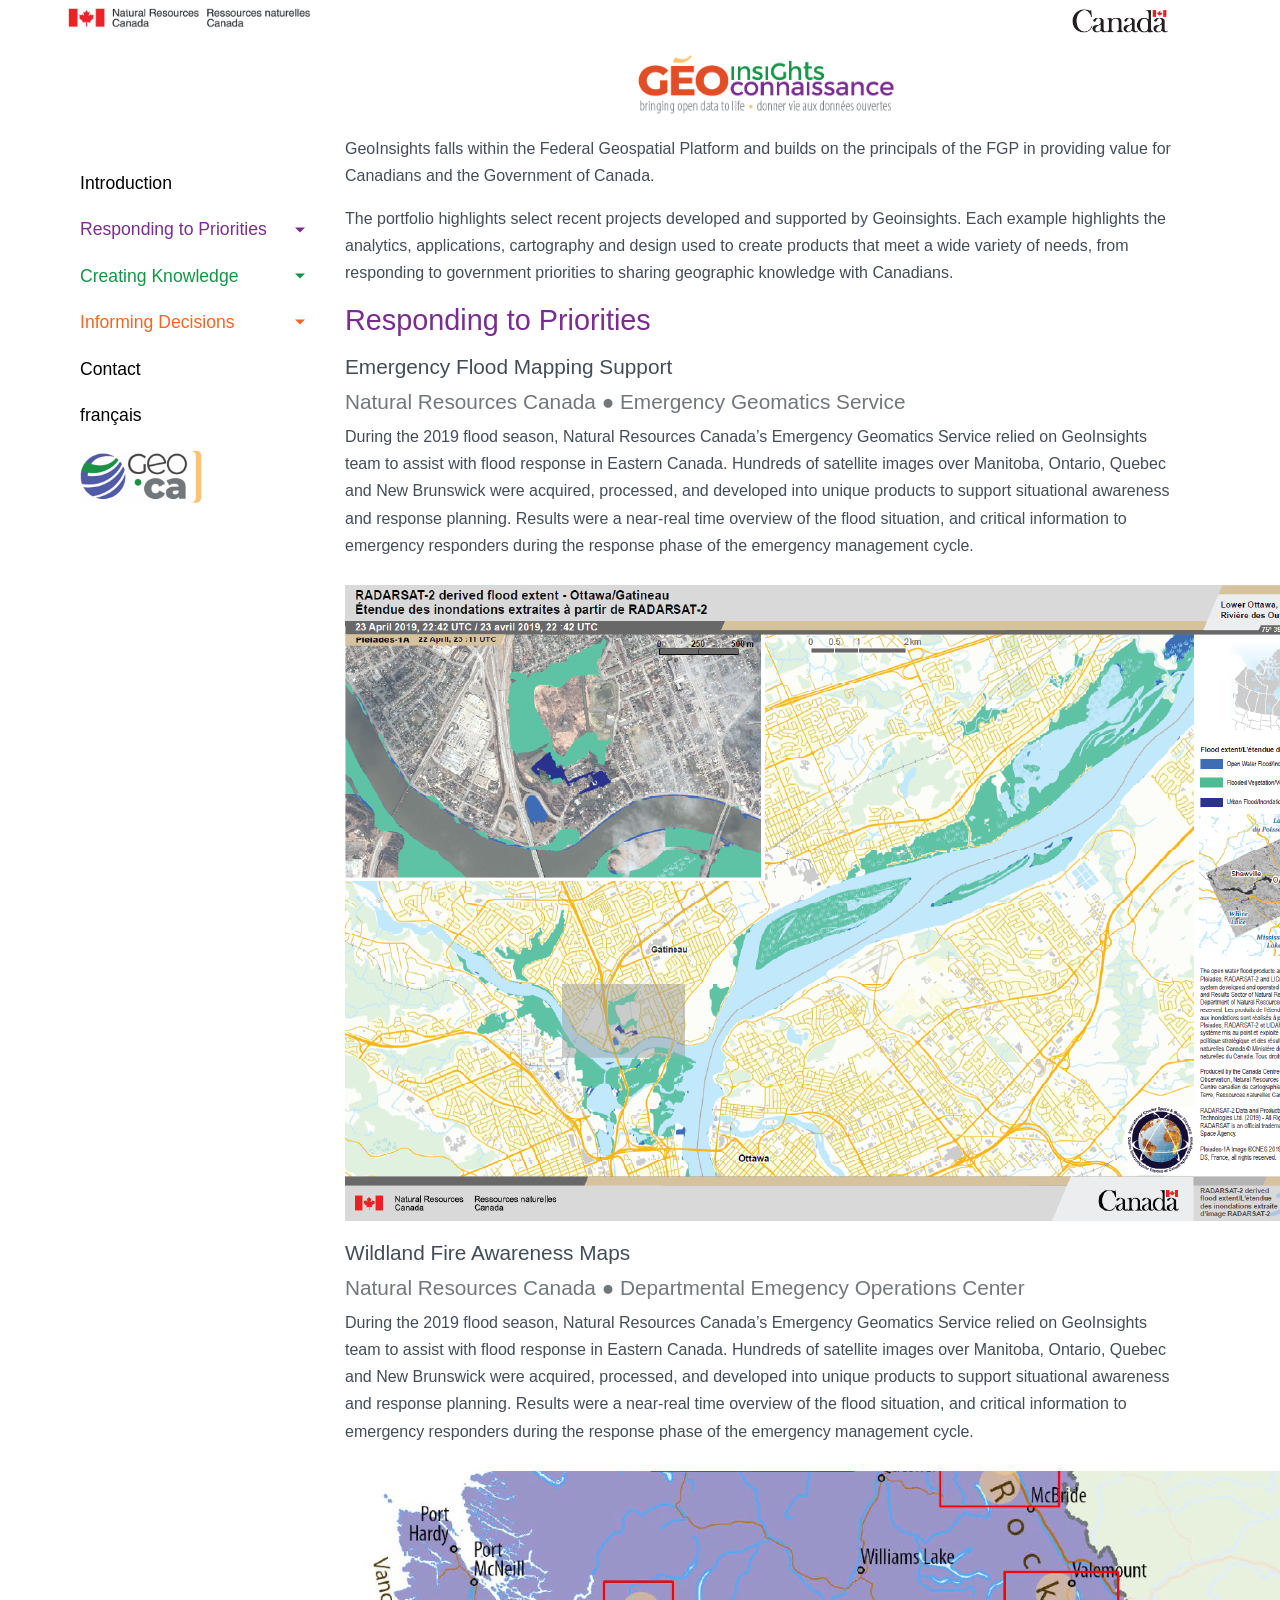
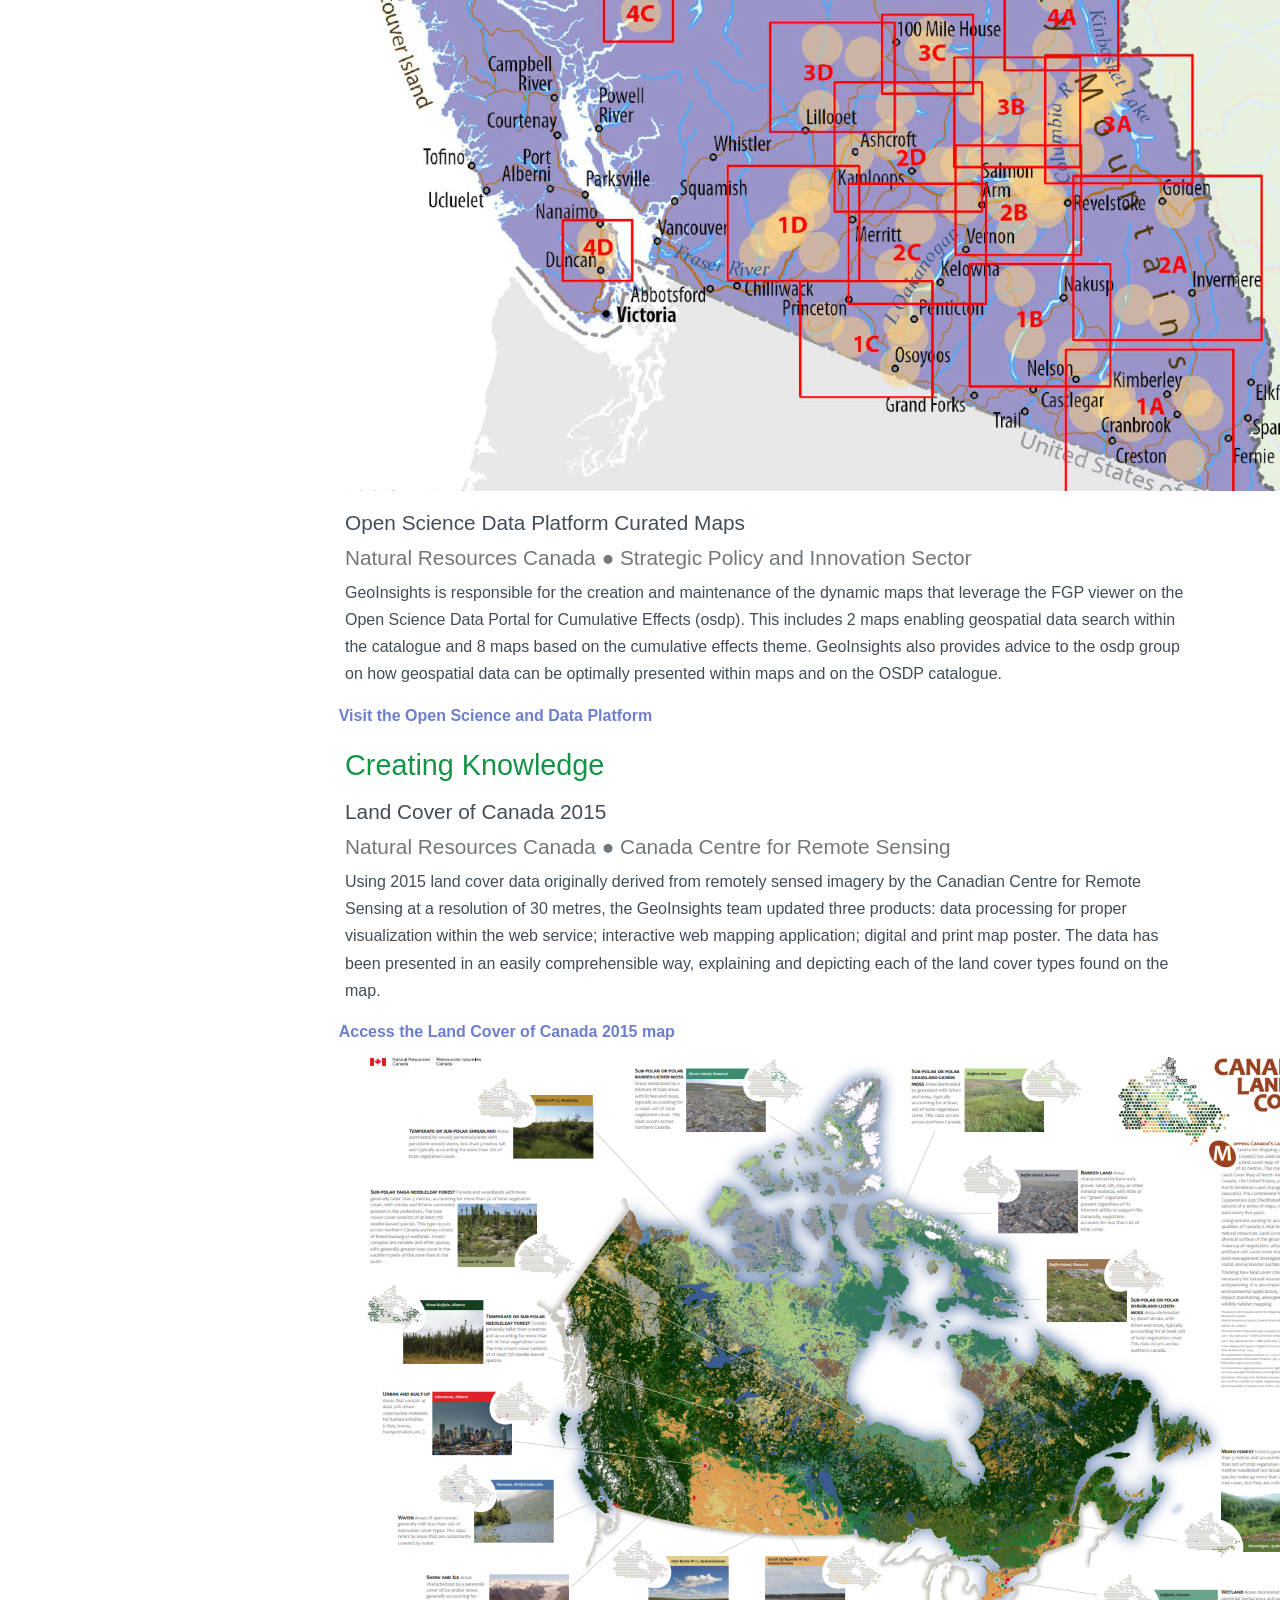
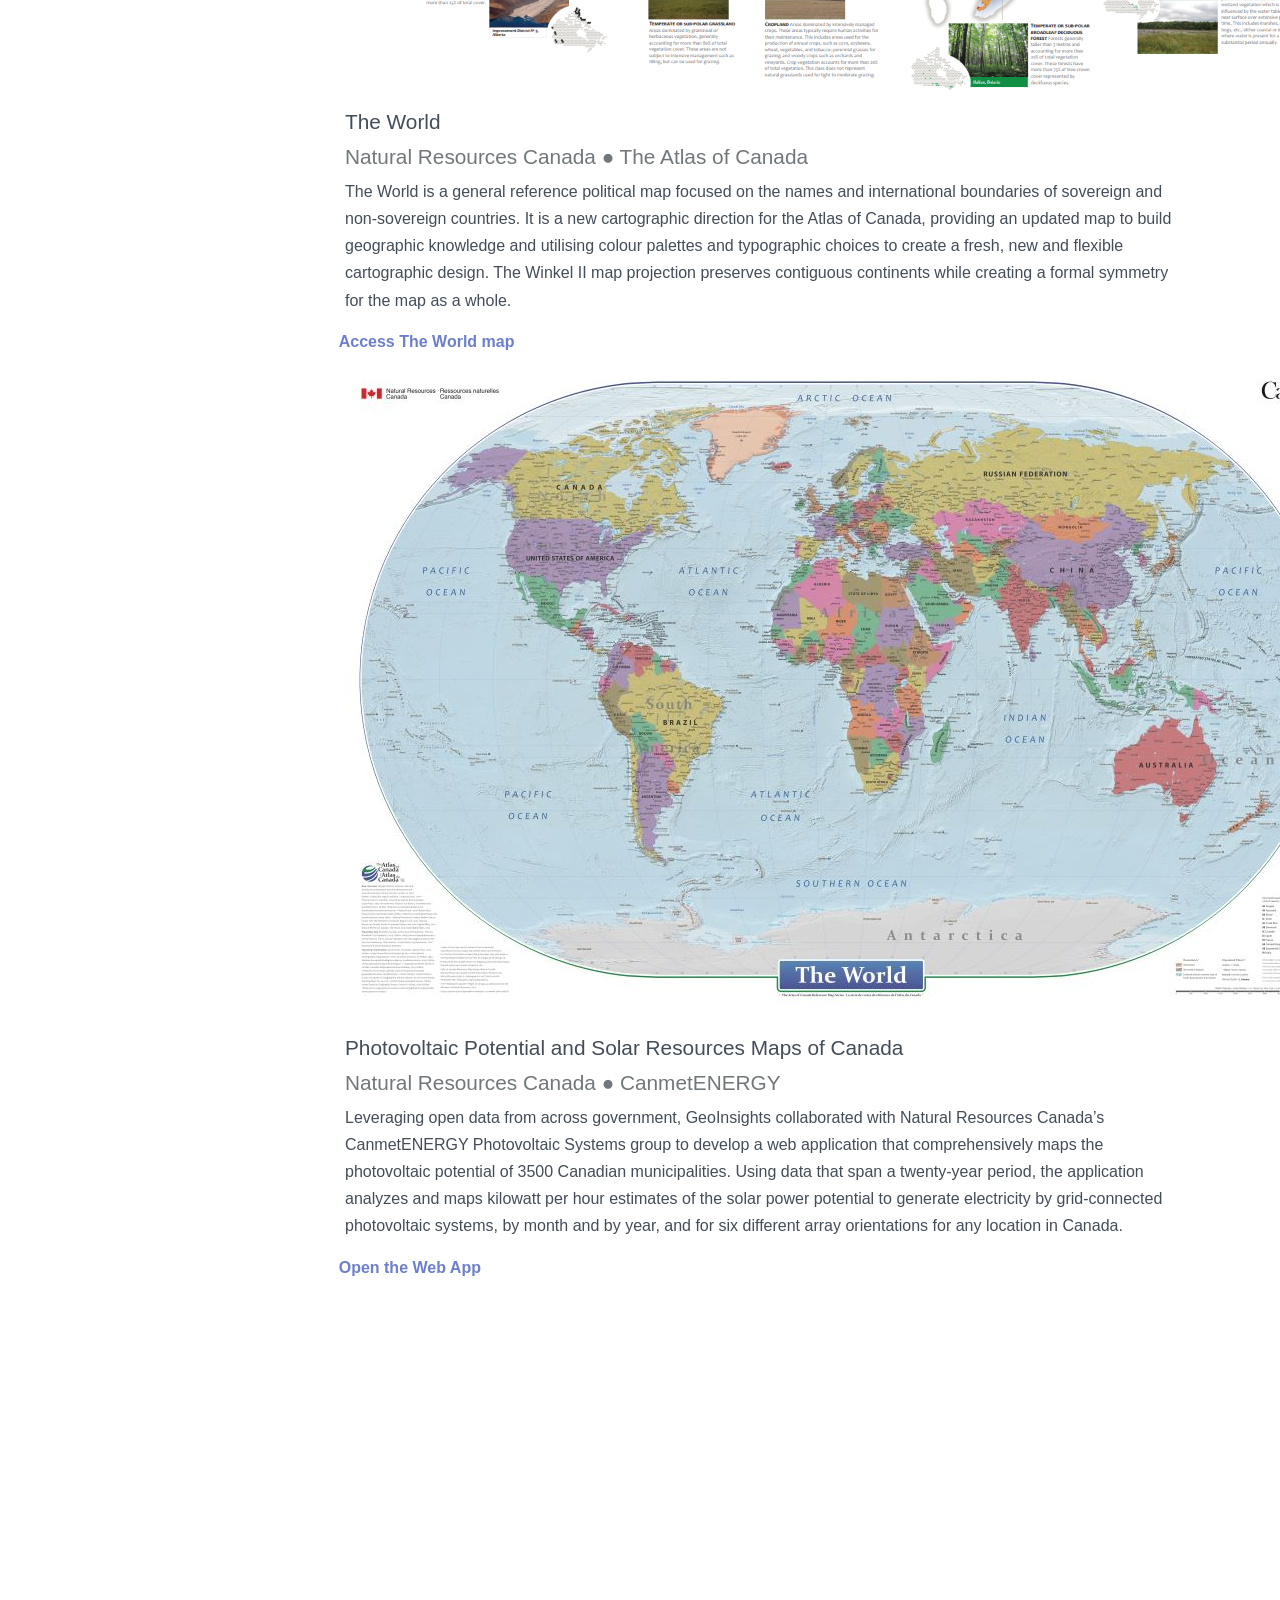
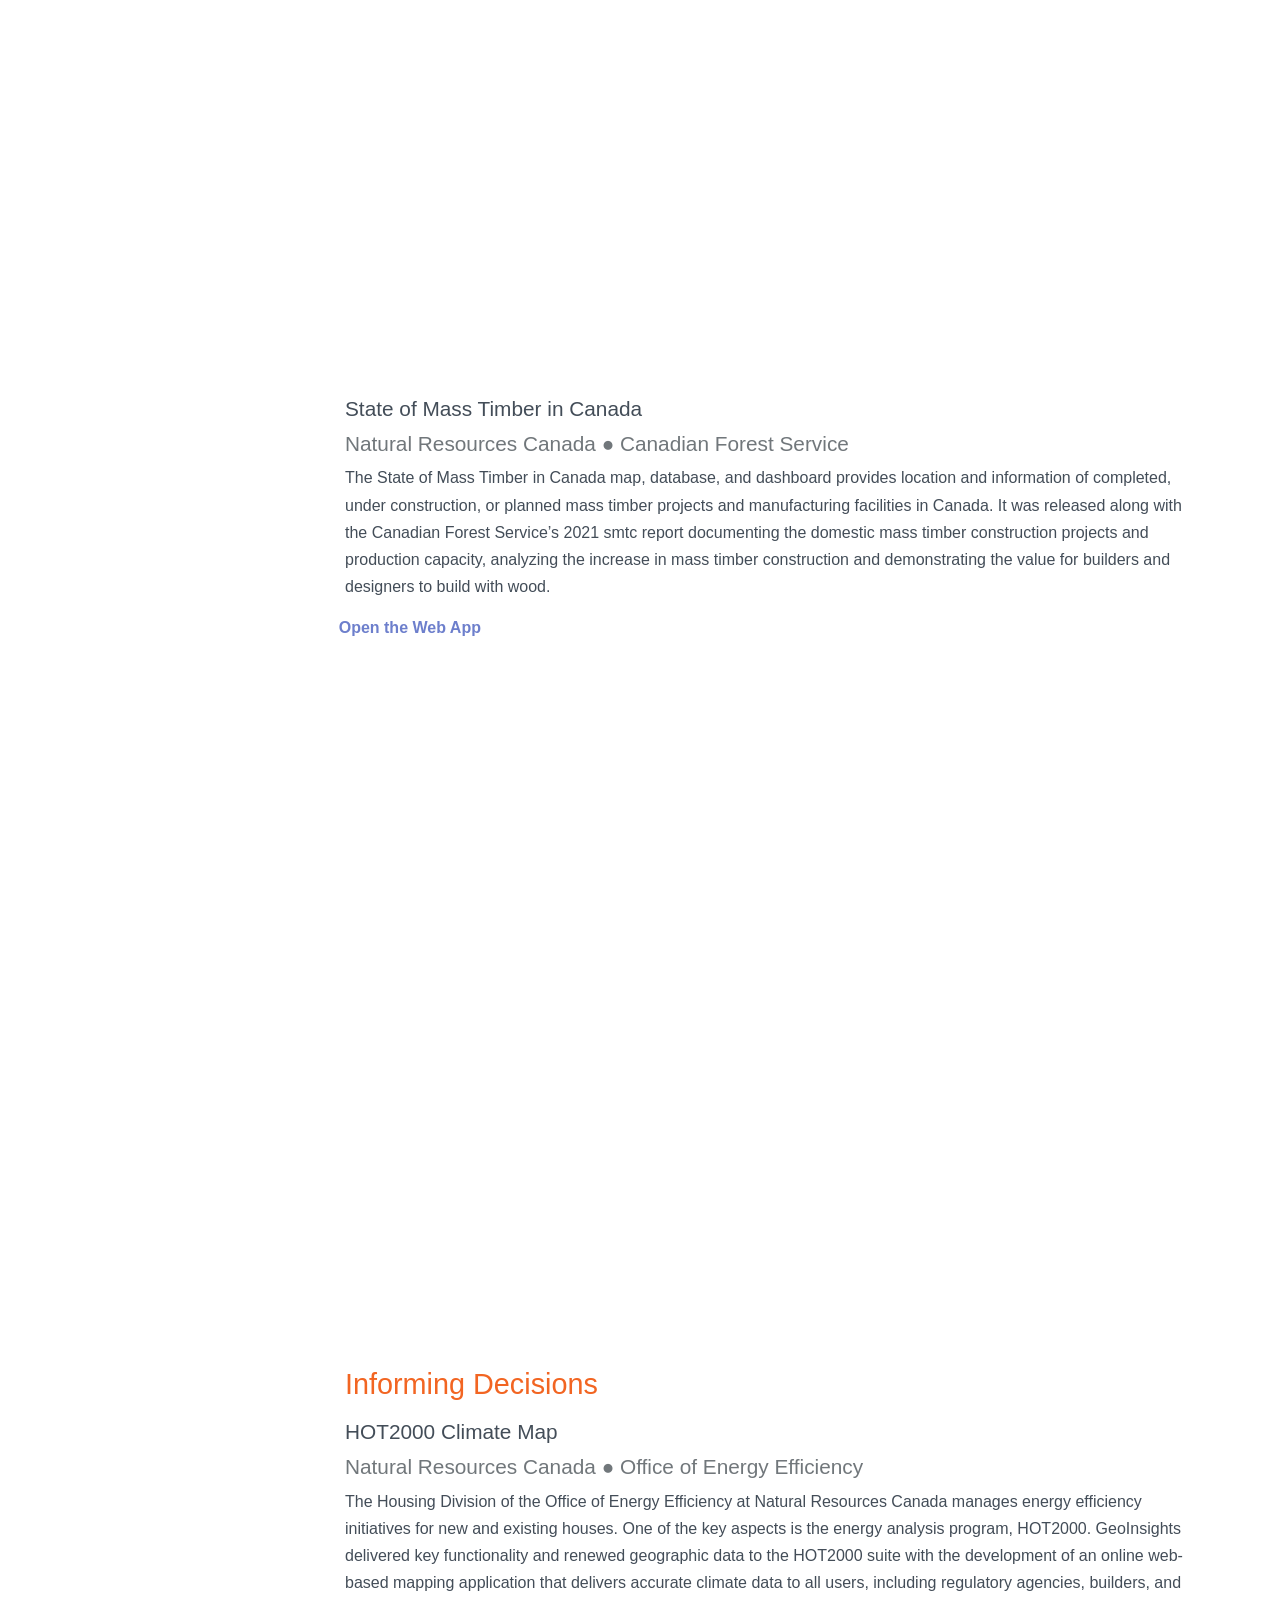
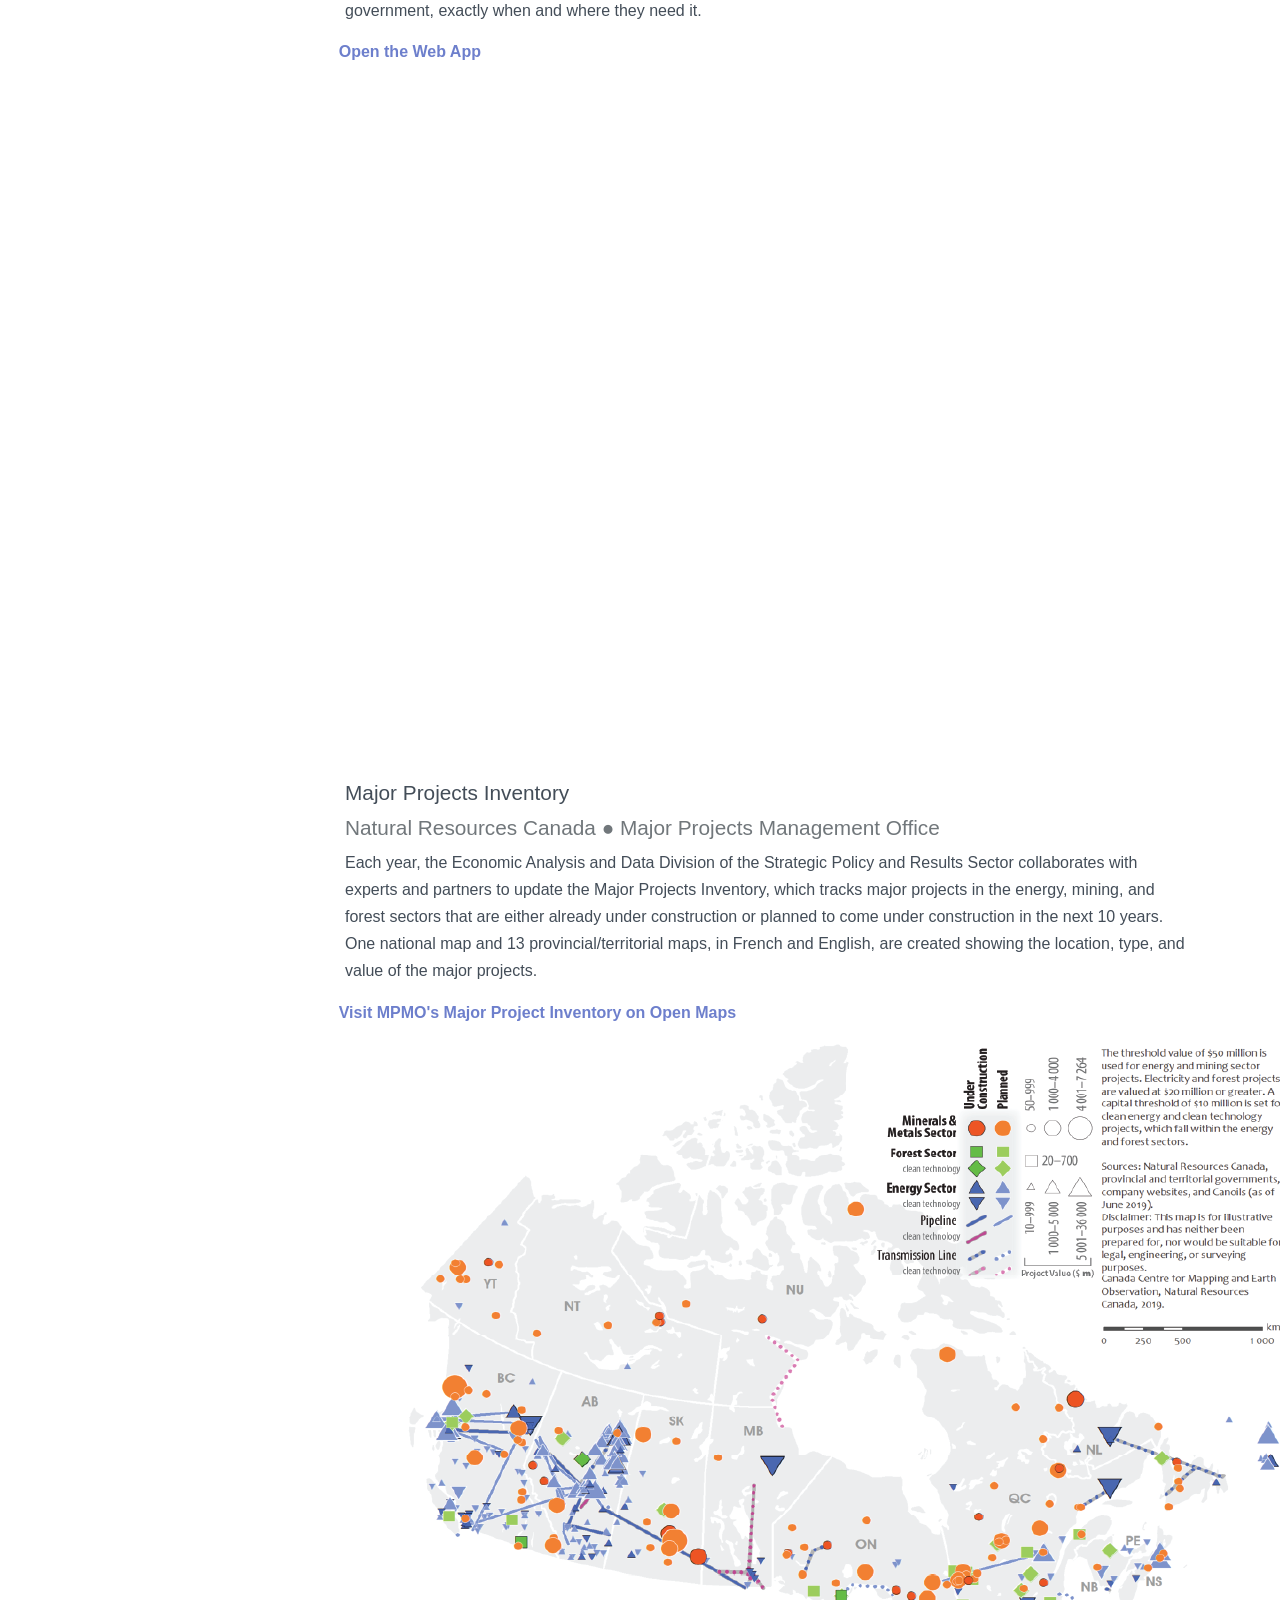
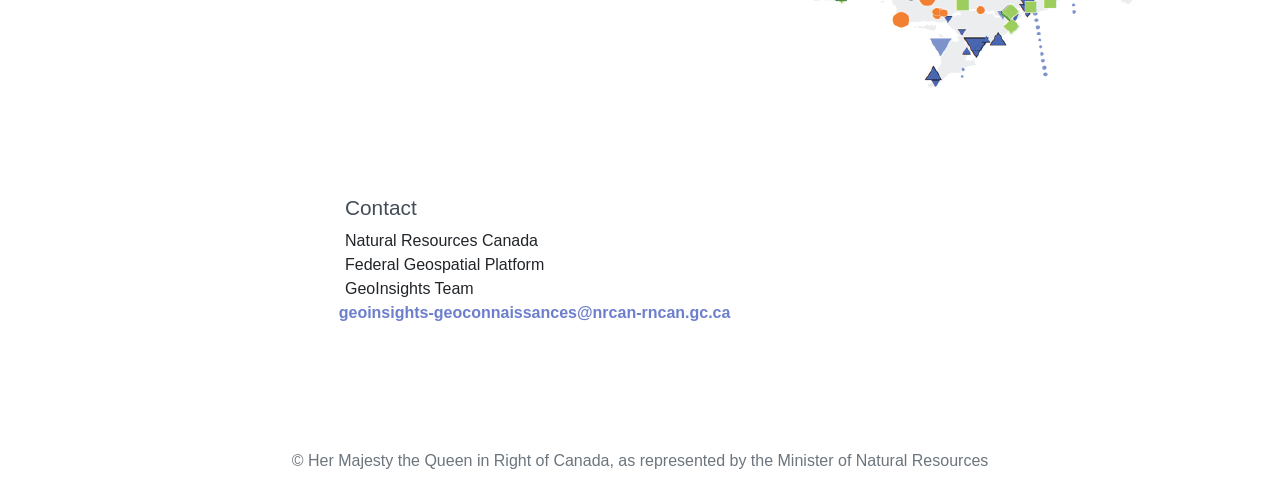
<file: Index.html>
<!DOCTYPE html>
<html>
    <head>
    <meta charset="utf-8">
    <meta name="viewport" content="width=device-width, initial-scale=1.0">
    <meta http-equiv="X-UA-Compatible" content="IE=edge">

    <title>GeoInsights Portfolio</title>
    <!-- Bootstrap CSS CDN -->
    <link rel="stylesheet" href="https://stackpath.bootstrapcdn.com/bootstrap/4.1.0/css/bootstrap.min.css" integrity="sha384-9gVQ4dYFwwWSjIDZnLEWnxCjeSWFphJiwGPXr1jddIhOegiu1FwO5qRGvFXOdJZ4" crossorigin="anonymous">
    <!-- Our Custom CSS -->
    <link rel="stylesheet" href="css/port_style.css">
	<!-- <script> function MyFunction(){ -->
				<!-- document.getElementById("focus").focus(); -->
			<!-- }  -->
	<!-- </script> -->
	 <!-- jQuery CDN - Slim version (=without AJAX) -->
    <script src="https://code.jquery.com/jquery-3.3.1.slim.min.js" integrity="sha384-q8i/X+965DzO0rT7abK41JStQIAqVgRVzpbzo5smXKp4YfRvH+8abtTE1Pi6jizo" crossorigin="anonymous"></script>
 <!-- Popper.JS -->
    <script src="https://cdnjs.cloudflare.com/ajax/libs/popper.js/1.14.0/umd/popper.min.js" integrity="sha384-cs/chFZiN24E4KMATLdqdvsezGxaGsi4hLGOzlXwp5UZB1LY//20VyM2taTB4QvJ" crossorigin="anonymous"></script>
 <!-- Bootstrap JS -->
    <script src="https://stackpath.bootstrapcdn.com/bootstrap/4.1.0/js/bootstrap.min.js" integrity="sha384-uefMccjFJAIv6A+rW+L4AHf99KvxDjWSu1z9VI8SKNVmz4sk7buKt/6v9KI65qnm" crossorigin="anonymous"></script>
	<script src="https://ajax.googleapis.com/ajax/libs/jquery/3.6.0/jquery.min.js"></script>
</head>

<body>

<!-- top bar logos -->
	<nav id="focus" class="navbar navbar-custom">
	  <div class="container-fluid">
		<div class="navbar-header">
			  <img id="nrcanlogo" src="images/nrcan_logo.PNG"  width="15%" height="" alt="Natural Resources Canada logo">
			  <img id="canlogo" src="images/can_logo3.PNG"  width="5%" height="" alt="Government of Canada logo">
		</div>
	  </div>
	</nav>
	
	<div class="wrapper">
<!-- Sidebar -->
        <nav id="sidebar">
			<ul class="list-unstyled components">
				<li class="">
					<a href="#content">Introduction</a>
				</li>
				<li>
					<a  href="#PrioritySubmenu" data-toggle="collapse" aria-expanded="false" class="dropdown-toggle" id="hpriority">Responding to Priorities</a>
					<ul class="collapse list-unstyled" id="PrioritySubmenu">
						<li>
							<a href="#flood">Emergency Flood Mapping Support</a>
						</li>
						<li>
							<a href="#fire">Wildland Fire Awareness Maps</a>
						</li>
						<li>
							<a href="#osdp">Open Science and Data Portal</a>
						</li>
					</ul>
				</li>
				<li>
					<a href="#CreateSubmenu" data-toggle="collapse" aria-expanded="false" class="dropdown-toggle" id="ck">Creating Knowledge</a>
					<ul class="collapse list-unstyled" id="CreateSubmenu">
						<li>
							<a href="#lcc">Land Cover of Canada 2015</a>
						</li>
						<li>
							<a href="#world">The World</a>
						</li>
						<li>
							<a href="#ppsr">Photovoltaic Potential and Solar Resources Maps of Canada</a>
						</li>
						<li>
							<a href="#smtc">State of Mass Timber in Canada Dashboard</a>
						</li>
					</ul>
				</li>
				<li>
					<a href="#InformSubmenu" data-toggle="collapse" aria-expanded="false" class="dropdown-toggle" id="id">Informing Decisions</a>
					<ul class="collapse list-unstyled" id="InformSubmenu">
						<li>
							<a href="#hot2000">HOT2000 Climate Map</a>
						</li>
						<li>
							<a href="#mpi">Major Project Inventory annual updates</a>
						</li>
					</ul>
				</li>
				<li>
					<a href="#contact">Contact</a>
				</li>
				<li>
					<a href="GeoConnaissances portefeuille FR.html">français</a>
				</li>
				<a href="https://gcgeo.gc.ca">
					<img id="geologo" src="images/GEO_logo.PNG" width="40%" height="" alt="Geo.ca logo">
				</a>
			</ul>
		</nav>
<!-- Portfolio content section -->
    <div id="content">
		<div id="intro" class="container-fluid">
			<div class="row">
				<img id="GIlogo2" src="images/Geoinsights_logo.PNG"  width="30%" height="" alt="GeoInsights logo" >
		    </div>
<!--Introduction paragraph -->
			<div class="row">
		  		<div class="col-md-4 col-lg-12"><p>GeoInsights falls within the Federal Geospatial Platform and builds on the principals of the FGP in providing value for Canadians and the Government of Canada.</p></div>
		  		<div class="col-md-4 col-lg-12"><p>The portfolio highlights select recent projects developed and supported by Geoinsights. Each example highlights the analytics, applications, cartography and design used to create products that meet a wide variety of needs, from responding to government priorities to sharing geographic knowledge with Canadians.</p></div>
			</div>
		</div>
<!-- Content for Responding to Priorities theme-->
		<div class="section_one">
			<div class="container-fluid">
				<h1 id="hpriority1">Responding to Priorities</h1>
			</div>
			<div class="container-fluid">
				<h3 id="flood">Emergency Flood Mapping Support</h3>
				<div class="row">
					<h4 class="col-md-4 col-lg-12" id="dept">Natural Resources Canada &#9679 Emergency Geomatics Service</h4>
				</div>
				<p id="description">During the 2019 ﬂood season, Natural Resources Canada’s Emergency Geomatics Service relied on GeoInsights team to assist with ﬂood response in Eastern Canada. Hundreds of satellite images over Manitoba, Ontario, Quebec and New Brunswick were acquired, processed, and developed into unique products to support situational awareness and response planning. Results were a near-real time overview of the ﬂood situation, and critical information to emergency responders during the response phase of the emergency management cycle. </p>
				<img class = "projimg" src="images/flood_lrg.png" alt="Flood Extent static maps 2019">
			</div>
			<div class="container-fluid">
				<h3 id="fire">Wildland Fire Awareness Maps</h3>
				<div class="row">
					<h4 class="col-md-4 col-lg-12" id="">Natural Resources Canada &#9679 Departmental Emegency Operations Center</h4>
				</div>
				<p id="">During the 2019 ﬂood season, Natural Resources Canada’s Emergency Geomatics Service relied on GeoInsights team to assist with ﬂood response in Eastern Canada. Hundreds of satellite images over Manitoba, Ontario, Quebec and New Brunswick were acquired, processed, and developed into unique products to support situational awareness and response planning. Results were a near-real time overview of the ﬂood situation, and critical information to emergency responders during the response phase of the emergency management cycle. </p>
				<img class = "projimg" src="images/fires_lrg2.png" alt="Wildland Fire Map">
			</div>
			<div class="container-fluid">
				<h3 id="osdp">Open Science Data Platform Curated Maps</h3>
				<div class="row">
					<h4 class="col-md-4 col-lg-12" id="">Natural Resources Canada &#9679 Strategic Policy and Innovation Sector</h4>
				</div>
				<p id="">GeoInsights is responsible for the creation and maintenance of the dynamic maps that leverage the FGP viewer on the Open Science Data Portal for Cumulative Effects (osdp). This includes 2 maps enabling geospatial data search within the catalogue and 8 maps based on the cumulative effects theme. GeoInsights also provides advice to the osdp group on how geospatial data can be optimally presented within maps and on the OSDP catalogue. </p>
				<div class="row">
					<a href="https://osdp-psdo.canada.ca/dp/en" target="_blank" class="appurl">Visit the Open Science and Data Platform</a>
				</div>
			</div>
		</div>
<!-- Content for Creating Knowledge theme -->
		<div class="section_two">
			<div class="container-fluid">
				<h1 id="ck1">Creating Knowledge</h1>
			</div>
			<div class="container-fluid">
				<h3 id="lcc">Land Cover of Canada 2015</h3>
				<div class="row">
					<h4 class="col-md-4 col-lg-12" id="">Natural Resources Canada &#9679 Canada Centre for Remote Sensing</h4>
				</div>
				<p>Using 2015 land cover data originally derived from remotely sensed imagery by the Canadian Centre for Remote Sensing at a resolution of 30 metres, the GeoInsights team updated three products: data processing for proper visualization within the web service; interactive web mapping application; digital and print map poster. The data has been presented in an easily comprehensible way, explaining and depicting each of the land cover types found on the map.  </p>
				<div class="row">
					<a href = "https://doi.org/10.4095/315659" target="_blank" class="appurl">Access the Land Cover of Canada 2015 map</a>
				</div>
				<img class="projimg" src="images/lcc_lrg.PNG" alt= "Canada's Land Cover map version 2015">
			</div>
			<div class="container-fluid">
				<h3 id="world">The World</h3>
				<div class="row">
					<h4 class="col-md-4 col-lg-12" id="">Natural Resources Canada &#9679 The Atlas of Canada</h4>
				</div>
				<p>The World is a general reference political map focused on the names and international boundaries of sovereign and non-sovereign countries. It is a new cartographic direction for the Atlas of Canada, providing an updated map to build geographic knowledge and utilising colour palettes and typographic choices to create a fresh, new and flexible cartographic design. The Winkel II map projection preserves contiguous continents while creating a formal symmetry for the map as a whole.  </p>
				<div class="row">
					<a href = "https://open.canada.ca/data/en/dataset/8f1749a5-ac67-467a-9c01-752b375127c3" target="_blank" class="appurl">Access The World map</a>
			    </div>
				<img class="projimg" src="images/TheWorld_lrg.jpg" alt= "The World map">
			</div>
			<div class="container-fluid">
				<h3 id="ppsr">Photovoltaic Potential and Solar Resources Maps of Canada</h3>
				<div class="row">
					<h4 class="col-md-4 col-lg-12" id="">Natural Resources Canada &#9679 CanmetENERGY</h4>
				</div>
				<p>Leveraging open data from across government, GeoInsights collaborated with Natural Resources Canada’s CanmetENERGY Photovoltaic Systems group to develop a web application that comprehensively maps the photovoltaic potential of 3500 Canadian municipalities. Using data that span a twenty-year period, the application analyzes and maps kilowatt per hour estimates of the solar power potential to generate electricity by grid-connected photovoltaic systems, by month and by year, and for six different array orientations for any location in Canada. </p>
				<div class="row">
					<a href = "https://arcgis.com/apps/webappviewer/index.html?id=c91106a7d8c446a19dd1909fd93645d3" target="_blank" class="appurl">Open the Web App</a>
				</div>
				<div>
					<iframe class="myframe" id="ppsrIframe" src="about:blank" data-src="https://arcgis.com/apps/webappviewer/index.html?id=c91106a7d8c446a19dd1909fd93645d3" width="1100" height="700" scrolling = "no" frameborder="0" marginheight="0" marginwidth="0"></iframe>
				</div>
			</div>
			<div class="container-fluid">
				<h3 id="smtc">State of Mass Timber in Canada</h3>
				<div class="row">
					<h4 class="col-md-4 col-lg-12" id="">Natural Resources Canada &#9679 Canadian Forest Service</h4>
				</div>
				<p id="">The State of Mass Timber in Canada map, database, and dashboard provides location and information of completed, under construction, or planned mass timber projects and manufacturing facilities in Canada. It was released along with the Canadian Forest Service’s 2021 smtc report documenting the domestic mass timber construction projects and production capacity, analyzing the increase in mass timber construction and demonstrating the value for builders and designers to build with wood. </p>
				<div class="row">
					<a href = "https://arcgis.com/apps/dashboards/041e338d2a4d4b3a82ff2c238a9f0f93" target="_blank" class="appurl">Open the Web App </a>
				</div>
				<div>
					<iframe id="stmcIframe" class="myframe" width="1100" height="700" frameborder="0" scrolling="no" marginheight="0" marginwidth="0" src="https://arcgis.com/apps/dashboards/041e338d2a4d4b3a82ff2c238a9f0f93"></iframe>
				</div>
			</div>
		</div>
<!-- Content for Informing Decisions theme -->
		<div class="section_three">
			<div class="container-fluid">
				<h1 id="id2">Informing Decisions</h1>
			</div>
			<div class="container-fluid">
				<h3 id="hot2000">HOT2000 Climate Map</h3>
				<div class="row">
					<h4 class="col-md-4 col-lg-12" id="">Natural Resources Canada &#9679 Office of Energy Efficiency</h4>
				</div>
				<p>The Housing Division of the Office of Energy Efficiency at Natural Resources Canada manages energy efficiency initiatives for new and existing houses. One of the key aspects is the energy analysis program, HOT2000. GeoInsights delivered key functionality and renewed geographic data to the HOT2000 suite with the development of an online web-based mapping application that delivers accurate climate data to all users, including regulatory agencies, builders, and government, exactly when and where they need it.</p>
				<div class="row">
					<a href = "https://arcgis.com/apps/webappviewer/index.html?id=1f4a2a144bc1406f9deca7713986ced2" target="_blank" class="appurl">Open the Web App</a>
				</div>
				<div>
					<iframe class="myframe" id="hot2000Iframe" src="about:blank" data-src="https://arcgis.com/apps/webappviewer/index.html?id=1f4a2a144bc1406f9deca7713986ced2" width="1100" height="700" frameborder="0" scrolling="no" marginheight="0" marginwidth="0"></iframe>

				</div>
			</div>
		<div class="container-fluid">
				<h3 id="mpi">Major Projects Inventory</h3>
				<div class="row">
					<h4 class="col-md-4 col-lg-12" id="">Natural Resources Canada &#9679 Major Projects Management Office</h4>
				</div>
				<p>Each year, the Economic Analysis and Data Division of the Strategic Policy and Results Sector collaborates with experts and partners to update the Major Projects Inventory, which tracks major projects in the energy, mining, and forest sectors that are either already under construction or planned to come under construction in the next 10 years. One national map and 13 provincial/territorial maps, in French and English, are created showing the location, type, and value of the major projects.</p>

				<div class="row">
					<a href = "https://open.canada.ca/data/en/dataset/f5f2db55-31e4-42fb-8c73-23e1c44de9b2" target="_blank" class="appurl">Visit MPMO's Major Project Inventory on Open Maps</a>
				</div>
				<img class="projimg" src="images/mpi_lrg.png" alt= "Major Projects Inventory static map sample">
			</div>

		</div>
		<div class="container-fluid">
			<h3 id="contact">Contact</h3>
			<div class="row">
				<div class="col-md-4 col-lg-12">Natural Resources Canada</div>
				<div class="col-md-4 col-lg-12">Federal Geospatial Platform</div>
				<div class="col-md-4 col-lg-12">GeoInsights Team</div>
				<a href="emailto:geoinsights-geoconnaissances@nrcan-rncan.gc.ca" class="appurl"> geoinsights-geoconnaissances@nrcan-rncan.gc.ca</a>
			</div>
		</div>
    </div>
</div>
<!--footer -->
<footer class="text-center text-lg-start text-muted">
	<!-- Copyright -->
  <div class="text-center p-4" style="background-color: #FFFFFF;">
    <a class="text-reset fw-bold">© Her Majesty the Queen in Right of Canada, as represented by the Minister of Natural Resources</a>
  </div>
</footer>
<script>
let myMap = document.getElementsByClassName('myframe');
let myMap1= document.getElementById("hot2000Iframe");
let myMap2= document.getElementById("ppsrIframe");

function observerFn1(entries) {
   
    let myMapEntry = entries[0]; // we have only one entry
    if(myMapEntry.isIntersecting) {
        myMap1.src = myMap1.getAttribute("data-src");
    } else {
        myMap1.src="";
    }
};
function observerFn2(entries) {
   
    let myMapEntry = entries[0]; // we have only one entry
    if(myMapEntry.isIntersecting) {
		myMap2.src = myMap2.getAttribute("data-src");
    } else {
		myMap2.src="";
    }
};

let observer1 = new IntersectionObserver(observerFn1);
let observer2 = new IntersectionObserver(observerFn2);

observer1.observe(myMap1);
observer2.observe(myMap2);

</script>
    </body>
</html>
</file>
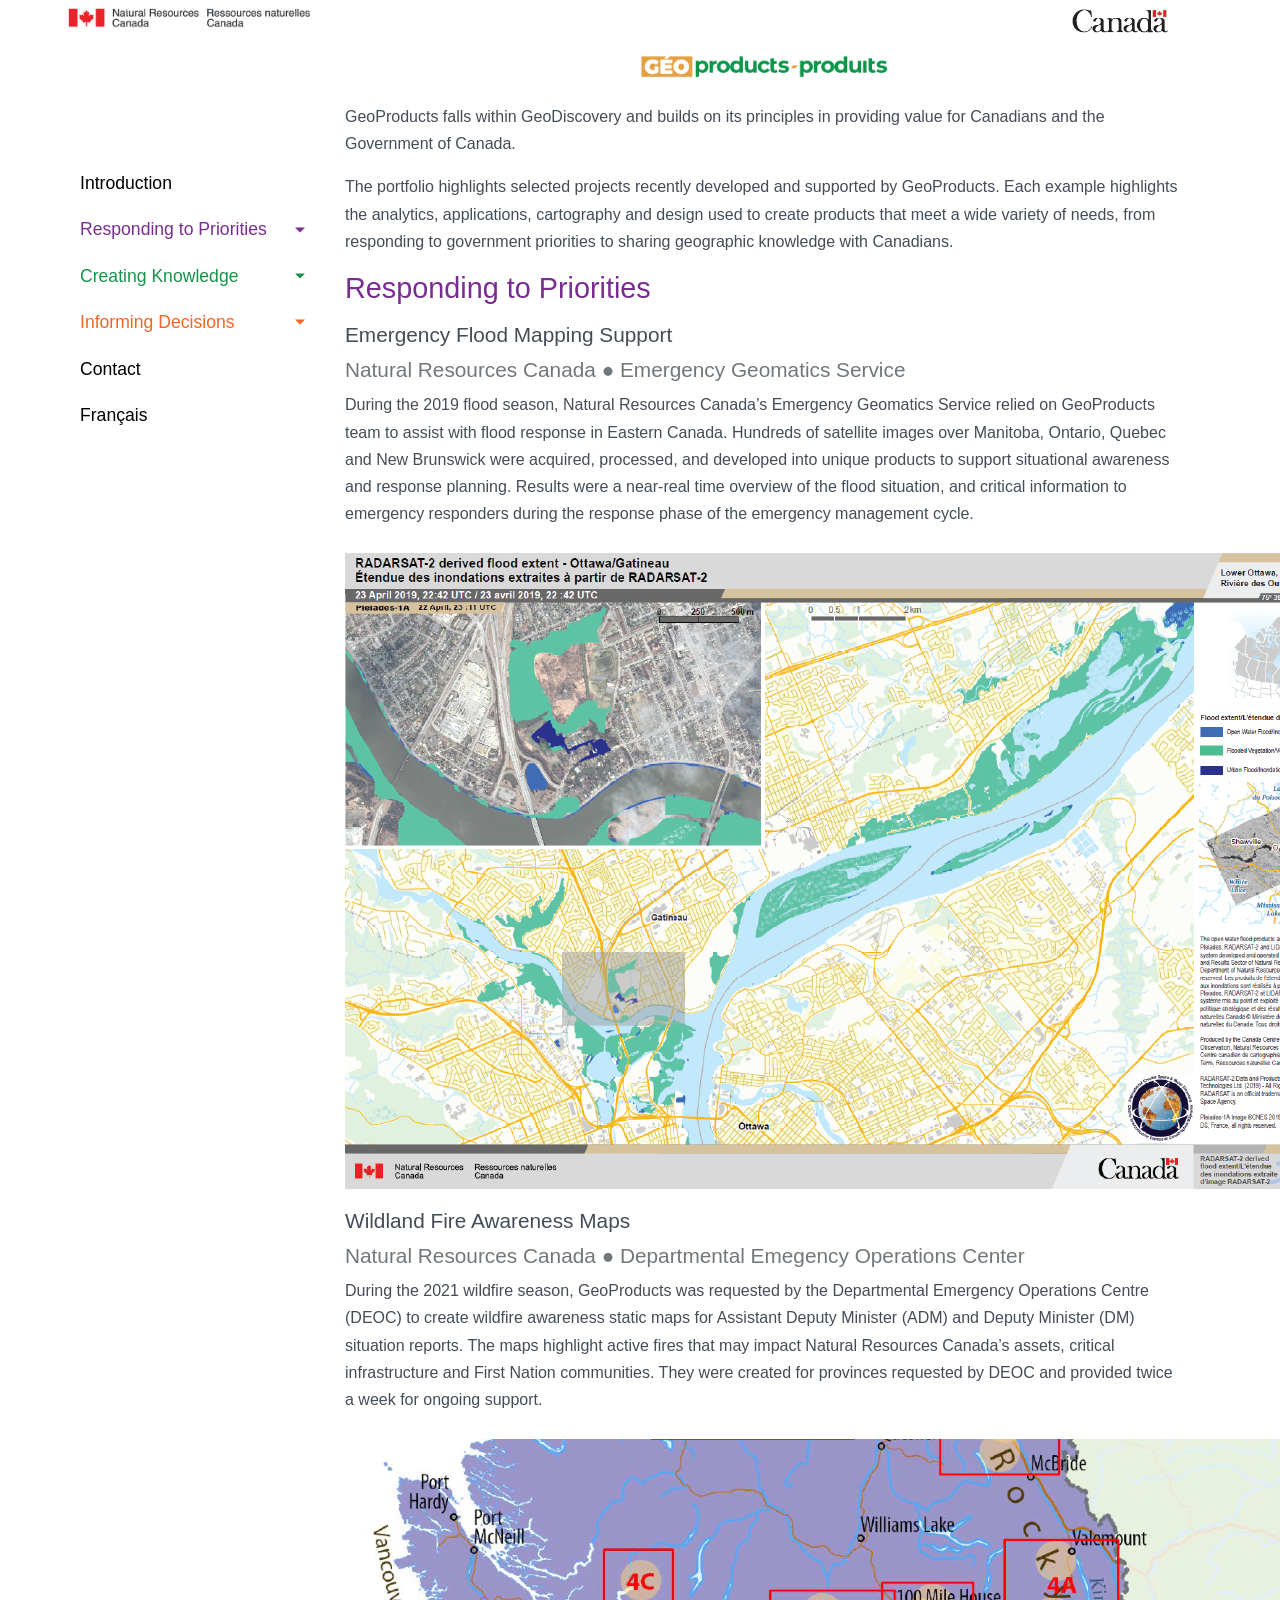
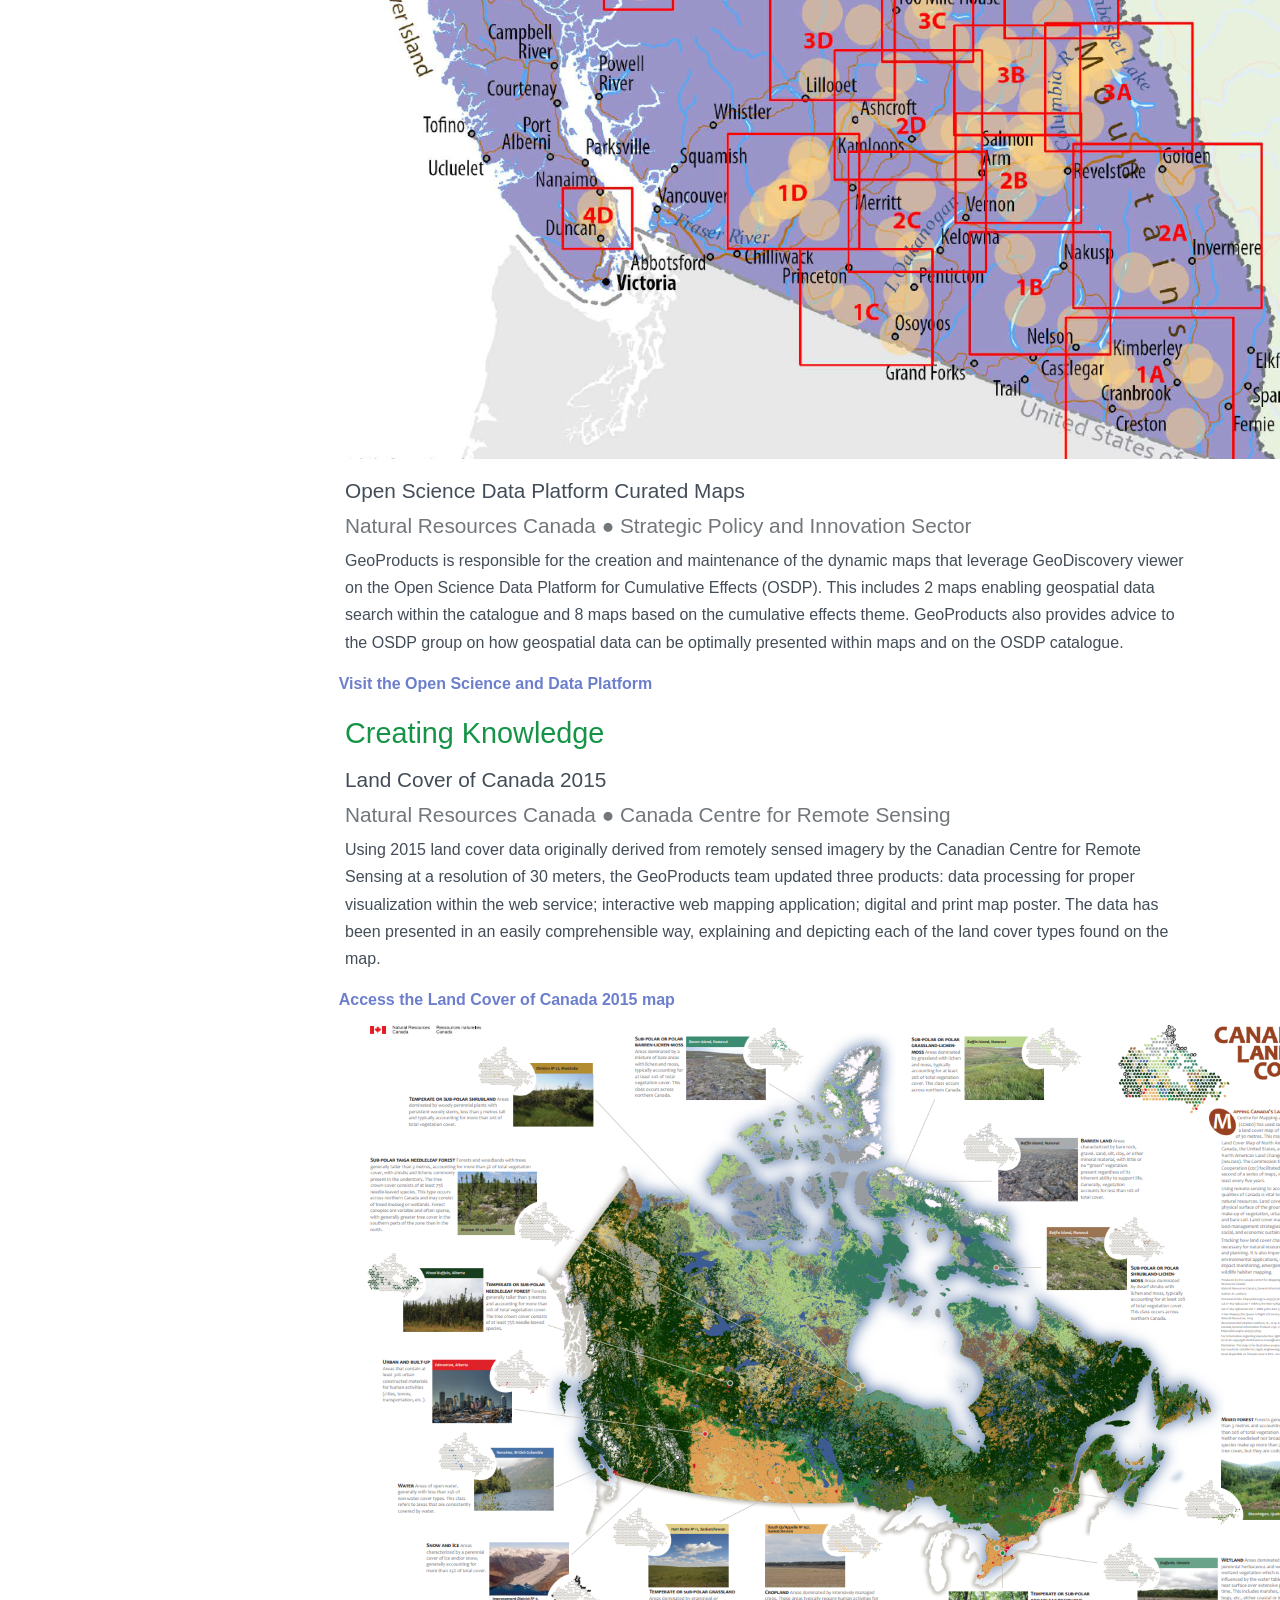
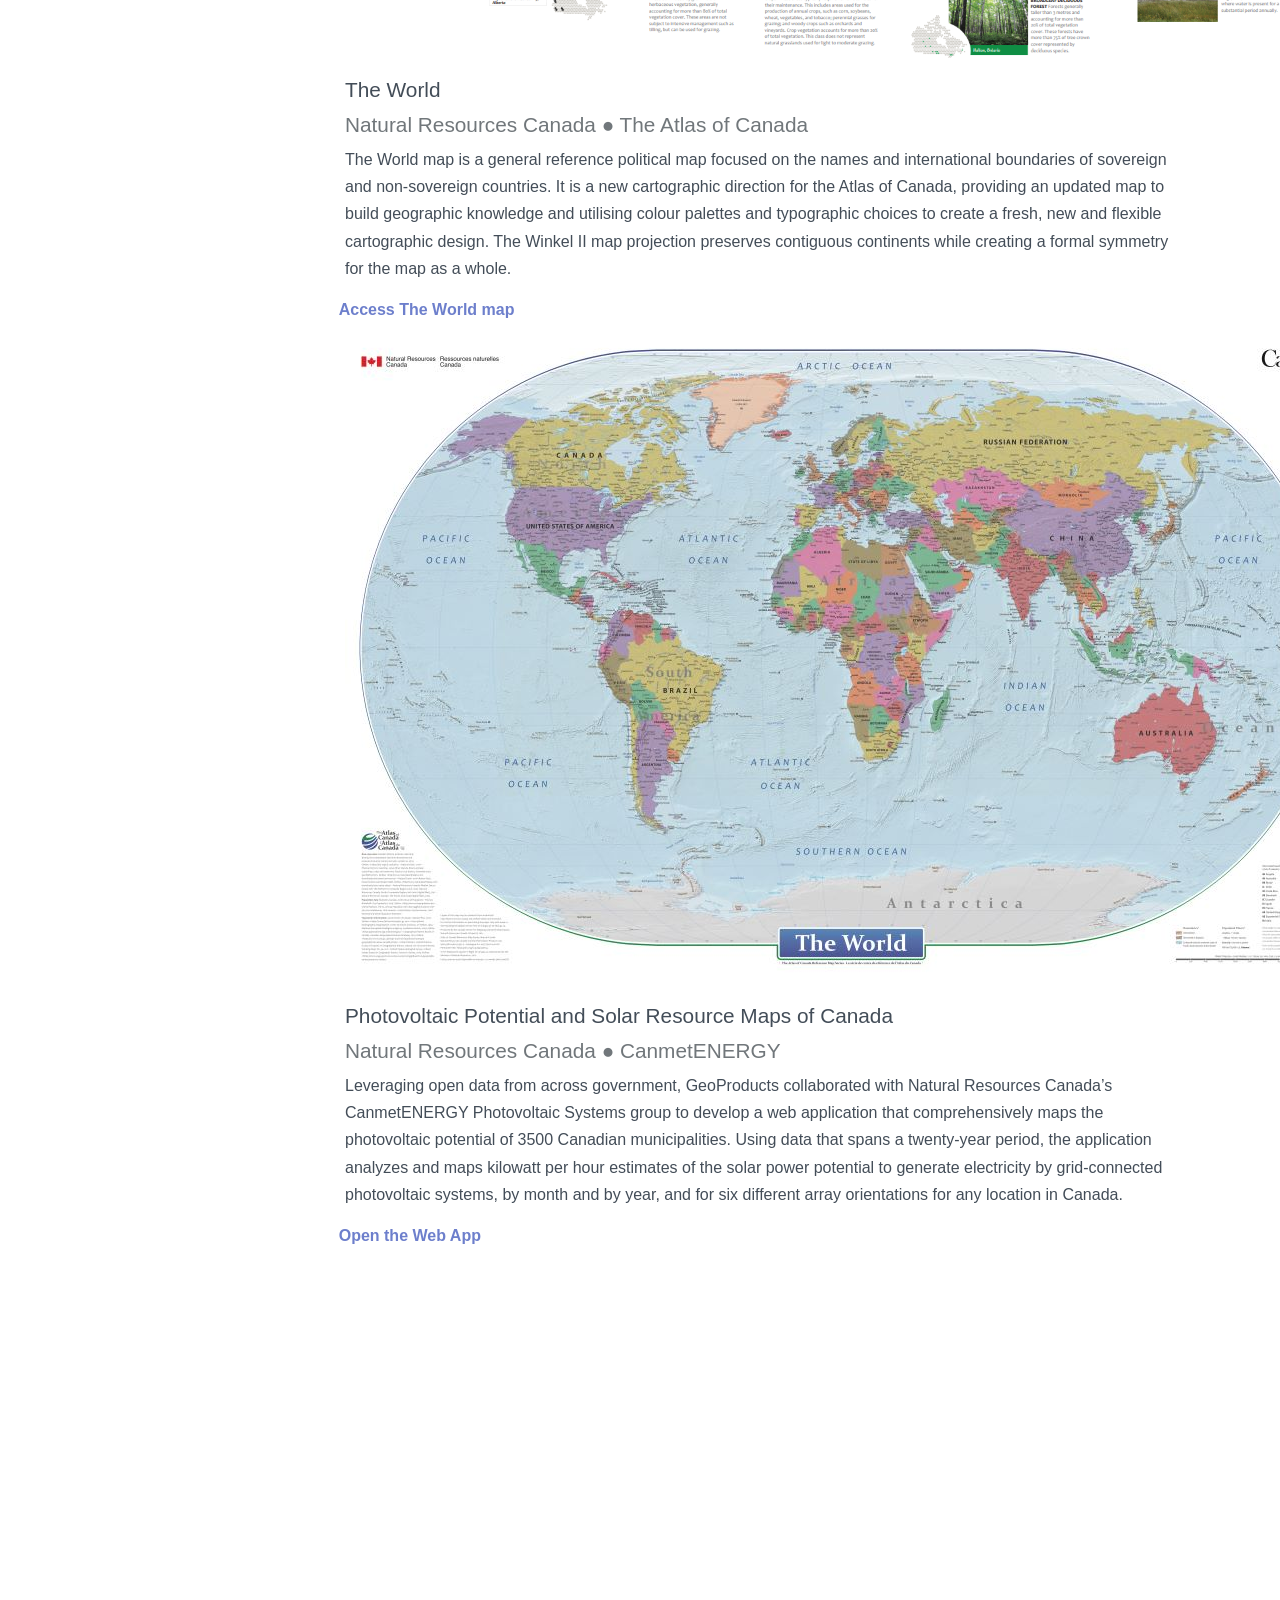
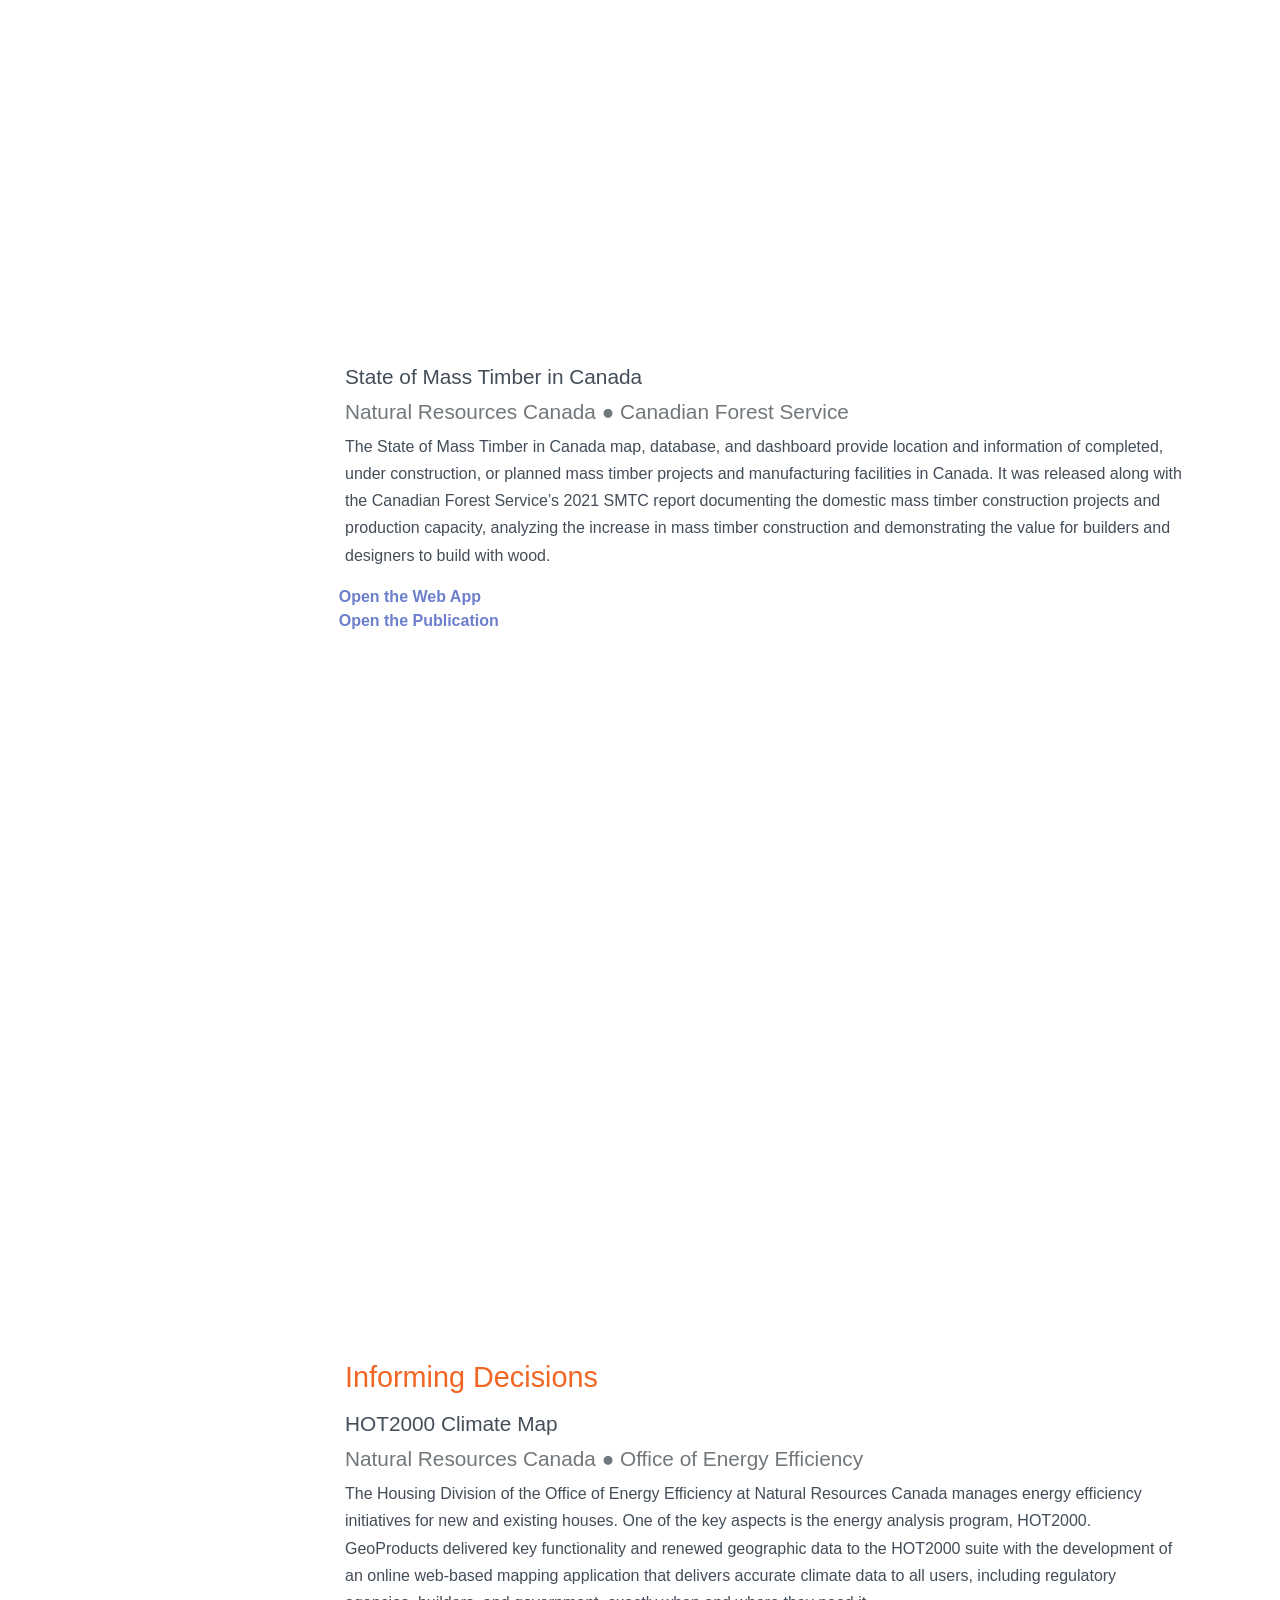
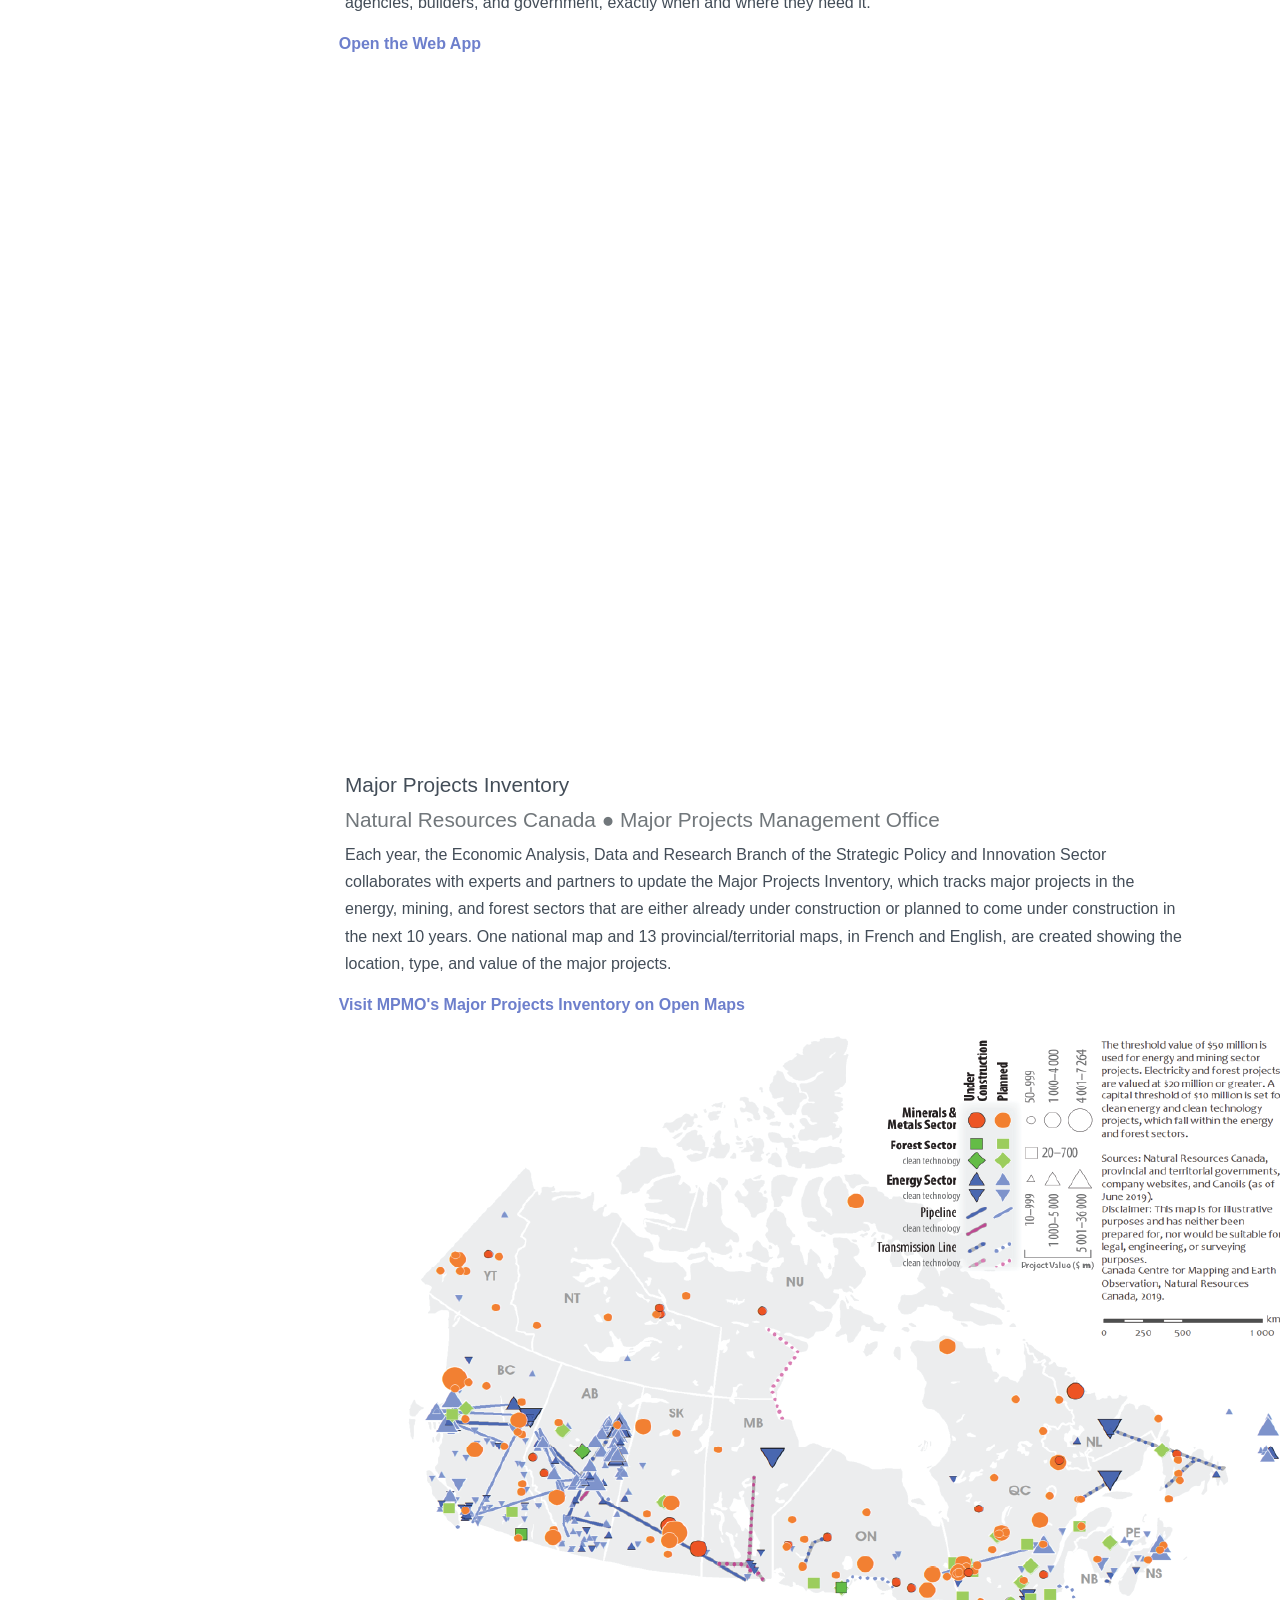
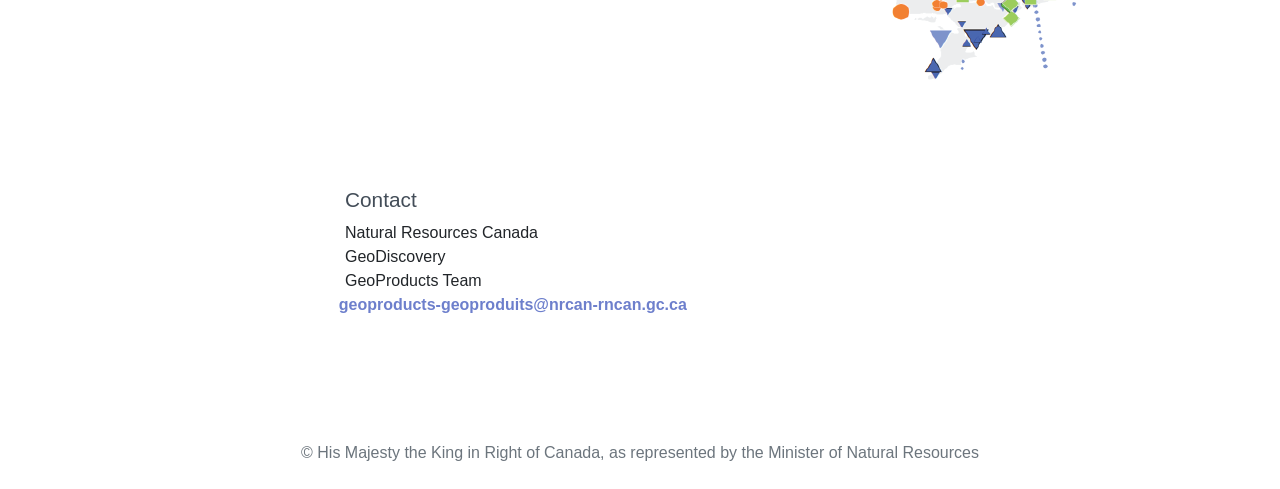
<file: index.html>
<!DOCTYPE html>
<html>
    <head>
    <meta charset="utf-8">
    <meta name="viewport" content="width=device-width, initial-scale=1.0">
    <meta http-equiv="X-UA-Compatible" content="IE=edge">

    <title>GeoProducts Portfolio</title>
    <!-- Bootstrap CSS CDN -->
    <link rel="stylesheet" href="https://stackpath.bootstrapcdn.com/bootstrap/4.1.0/css/bootstrap.min.css" integrity="sha384-9gVQ4dYFwwWSjIDZnLEWnxCjeSWFphJiwGPXr1jddIhOegiu1FwO5qRGvFXOdJZ4" crossorigin="anonymous">
    <!-- Our Custom CSS -->
    <link rel="stylesheet" href="css/port_style.css">
	<!-- <script> function MyFunction(){ -->
				<!-- document.getElementById("focus").focus(); -->
			<!-- }  -->
	<!-- </script> -->
	 <!-- jQuery CDN - Slim version (=without AJAX) -->
    <script src="https://code.jquery.com/jquery-3.3.1.slim.min.js" integrity="sha384-q8i/X+965DzO0rT7abK41JStQIAqVgRVzpbzo5smXKp4YfRvH+8abtTE1Pi6jizo" crossorigin="anonymous"></script>
 <!-- Popper.JS -->
    <script src="https://cdnjs.cloudflare.com/ajax/libs/popper.js/1.14.0/umd/popper.min.js" integrity="sha384-cs/chFZiN24E4KMATLdqdvsezGxaGsi4hLGOzlXwp5UZB1LY//20VyM2taTB4QvJ" crossorigin="anonymous"></script>
 <!-- Bootstrap JS -->
    <script src="https://stackpath.bootstrapcdn.com/bootstrap/4.1.0/js/bootstrap.min.js" integrity="sha384-uefMccjFJAIv6A+rW+L4AHf99KvxDjWSu1z9VI8SKNVmz4sk7buKt/6v9KI65qnm" crossorigin="anonymous"></script>
	<script src="https://ajax.googleapis.com/ajax/libs/jquery/3.6.0/jquery.min.js"></script>
</head>

<body>

<!-- top bar logos -->
	<nav id="focus" class="navbar navbar-custom">
	  <div class="container-fluid">
		<div class="navbar-header">
			  <img id="nrcanlogo" src="images/nrcan_logo.PNG"  width="15%" height="" alt="Natural Resources Canada logo">
			  <img id="canlogo" src="images/can_logo3.PNG"  width="5%" height="" alt="Government of Canada logo">
		</div>
	  </div>
	</nav>
	
	<div class="wrapper">
<!-- Sidebar -->
        <nav id="sidebar">
			<ul class="list-unstyled components">
				<li class="">
					<a href="#content">Introduction</a>
				</li>
				<li>
					<a  href="#PrioritySubmenu" data-toggle="collapse" aria-expanded="false" class="dropdown-toggle" id="hpriority">Responding to Priorities</a>
					<ul class="collapse list-unstyled" id="PrioritySubmenu">
						<li>
							<a href="#flood">Emergency Flood Mapping Support</a>
						</li>
						<li>
							<a href="#fire">Wildland Fire Awareness Maps</a>
						</li>
						<li>
							<a href="#osdp">Open Science and Data Platform</a>
						</li>
					</ul>
				</li>
				<li>
					<a href="#CreateSubmenu" data-toggle="collapse" aria-expanded="false" class="dropdown-toggle" id="ck">Creating Knowledge</a>
					<ul class="collapse list-unstyled" id="CreateSubmenu">
						<li>
							<a href="#lcc">Land Cover of Canada 2015</a>
						</li>
						<li>
							<a href="#world">The World</a>
						</li>
						<li>
							<a href="#ppsr">Photovoltaic Potential and Solar Resource Maps of Canada</a>
						</li>
						<li>
							<a href="#smtc">State of Mass Timber in Canada Dashboard</a>
						</li>
					</ul>
				</li>
				<li>
					<a href="#InformSubmenu" data-toggle="collapse" aria-expanded="false" class="dropdown-toggle" id="id">Informing Decisions</a>
					<ul class="collapse list-unstyled" id="InformSubmenu">
						<li>
							<a href="#hot2000">HOT2000 Climate Map</a>
						</li>
						<li>
							<a href="#mpi">Major Projects Inventory annual updates</a>
						</li>
					</ul>
				</li>
				<li>
					<a href="#contact">Contact</a>
				</li>
				<li>
					<a href="https://geoproducts-geoproduits.github.io/Portefeuille-GeoProduits/">Français</a>
				</li>
			</ul>
		</nav>
<!-- Portfolio content section -->
    <div id="content">
		<div id="intro" class="container-fluid">
			<div class="row">
				<img id="GIlogo2" src="images/Logo_2024.png"  width="30%" height="" alt="GeoProducts logo" >
		    </div>
<!--Introduction paragraph -->
			<div class="row">
		  		<div class="col-md-4 col-lg-12"><p>GeoProducts falls within GeoDiscovery and builds on its principles in providing value for Canadians and the Government of Canada.</p></div>
		  		<div class="col-md-4 col-lg-12"><p>The portfolio highlights selected projects recently developed and supported by GeoProducts. Each example highlights the analytics, applications, cartography and design used to create products that meet a wide variety of needs, from responding to government priorities to sharing geographic knowledge with Canadians.</p></div>
			</div>
		</div>
<!-- Content for Responding to Priorities theme-->
		<div class="section_one">
			<div class="container-fluid">
				<h1 id="hpriority1">Responding to Priorities</h1>
			</div>
			<div class="container-fluid">
				<h3 id="flood">Emergency Flood Mapping Support</h3>
				<div class="row">
					<h4 class="col-md-4 col-lg-12" id="dept">Natural Resources Canada &#9679 Emergency Geomatics Service</h4>
				</div>
				<p id="description">During the 2019 ﬂood season, Natural Resources Canada’s Emergency Geomatics Service relied on GeoProducts team to assist with ﬂood response in Eastern Canada. Hundreds of satellite images over Manitoba, Ontario, Quebec and New Brunswick were acquired, processed, and developed into unique products to support situational awareness and response planning. Results were a near-real time overview of the ﬂood situation, and critical information to emergency responders during the response phase of the emergency management cycle. </p>
				<img class = "projimg" src="images/flood_lrg.png" alt="Flood Extent static maps 2019">
			</div>
			<div class="container-fluid">
				<h3 id="fire">Wildland Fire Awareness Maps</h3>
				<div class="row">
					<h4 class="col-md-4 col-lg-12" id="">Natural Resources Canada &#9679 Departmental Emegency Operations Center</h4>
				</div>
				<p id="">During the 2021 wildﬁre season, GeoProducts was requested by the Departmental Emergency Operations Centre (DEOC) to create wildﬁre awareness static maps for Assistant Deputy Minister (ADM) and Deputy Minister (DM) situation reports. The maps highlight active ﬁres that may impact Natural Resources Canada’s assets, critical infrastructure and First Nation communities. They were created for provinces requested by DEOC and provided twice a week for ongoing support. </p>
				<img class = "projimg" src="images/fires_lrg2.png" alt="Wildland Fire Map">
			</div>
			<div class="container-fluid">
				<h3 id="osdp">Open Science Data Platform Curated Maps</h3>
				<div class="row">
					<h4 class="col-md-4 col-lg-12" id="">Natural Resources Canada &#9679 Strategic Policy and Innovation Sector</h4>
				</div>
				<p id="">GeoProducts is responsible for the creation and maintenance of the dynamic maps that leverage GeoDiscovery viewer on the Open Science Data Platform for Cumulative Effects (OSDP). This includes 2 maps enabling geospatial data search within the catalogue and 8 maps based on the cumulative effects theme. GeoProducts also provides advice to the OSDP group on how geospatial data can be optimally presented within maps and on the OSDP catalogue. </p>
				<div class="row">
					<a href="https://osdp-psdo.canada.ca/dp/en" target="_blank" class="appurl">Visit the Open Science and Data Platform</a>
				</div>
			</div>
		</div>
<!-- Content for Creating Knowledge theme -->
		<div class="section_two">
			<div class="container-fluid">
				<h1 id="ck1">Creating Knowledge</h1>
			</div>
			<div class="container-fluid">
				<h3 id="lcc">Land Cover of Canada 2015</h3>
				<div class="row">
					<h4 class="col-md-4 col-lg-12" id="">Natural Resources Canada &#9679 Canada Centre for Remote Sensing</h4>
				</div>
				<p>Using 2015 land cover data originally derived from remotely sensed imagery by the Canadian Centre for Remote Sensing at a resolution of 30 meters, the GeoProducts team updated three products: data processing for proper visualization within the web service; interactive web mapping application; digital and print map poster. The data has been presented in an easily comprehensible way, explaining and depicting each of the land cover types found on the map.  </p>
				<div class="row">
					<a href = "https://doi.org/10.4095/315659" target="_blank" class="appurl">Access the Land Cover of Canada 2015 map</a>
				</div>
				<img class="projimg" src="images/lcc_lrg.PNG" alt= "Canada's Land Cover map version 2015">
			</div>
			<div class="container-fluid">
				<h3 id="world">The World</h3>
				<div class="row">
					<h4 class="col-md-4 col-lg-12" id="">Natural Resources Canada &#9679 The Atlas of Canada</h4>
				</div>
				<p>The World map is a general reference political map focused on the names and international boundaries of sovereign and non-sovereign countries. It is a new cartographic direction for the Atlas of Canada, providing an updated map to build geographic knowledge and utilising colour palettes and typographic choices to create a fresh, new and flexible cartographic design. The Winkel II map projection preserves contiguous continents while creating a formal symmetry for the map as a whole.  </p>
				<div class="row">
					<a href = "https://open.canada.ca/data/en/dataset/8f1749a5-ac67-467a-9c01-752b375127c3" target="_blank" class="appurl">Access The World map</a>
			    </div>
				<img class="projimg" src="images/TheWorld_lrg.jpg" alt= "The World map">
			</div>
			<div class="container-fluid">
				<h3 id="ppsr">Photovoltaic Potential and Solar Resource Maps of Canada</h3>
				<div class="row">
					<h4 class="col-md-4 col-lg-12" id="">Natural Resources Canada &#9679 CanmetENERGY</h4>
				</div>
				<p>Leveraging open data from across government, GeoProducts collaborated with Natural Resources Canada’s CanmetENERGY Photovoltaic Systems group to develop a web application that comprehensively maps the photovoltaic potential of 3500 Canadian municipalities. Using data that spans a twenty-year period, the application analyzes and maps kilowatt per hour estimates of the solar power potential to generate electricity by grid-connected photovoltaic systems, by month and by year, and for six different array orientations for any location in Canada. </p>
				<div class="row">
					<a href = "https://nrcan-rncan.maps.arcgis.com/apps/webappviewer/index.html?id=0de6c7c412ca4f6cbd399efedafa4af4" target="_blank" class="appurl">Open the Web App</a>
				</div>
				<div>
					<iframe class="myframe" id="ppsrIframe" src="about:blank" data-src="https://nrcan-rncan.maps.arcgis.com/apps/webappviewer/index.html?id=0de6c7c412ca4f6cbd399efedafa4af4" width="1100" height="700" scrolling = "no" frameborder="0" marginheight="0" marginwidth="0"></iframe>
				</div>
			</div>
			<div class="container-fluid">
				<h3 id="smtc">State of Mass Timber in Canada</h3>
				<div class="row">
					<h4 class="col-md-4 col-lg-12" id="">Natural Resources Canada &#9679 Canadian Forest Service</h4>
				</div>
				<p id="">The State of Mass Timber in Canada map, database, and dashboard provide location and information of completed, under construction, or planned mass timber projects and manufacturing facilities in Canada. It was released along with the Canadian Forest Service’s 2021 SMTC report documenting the domestic mass timber construction projects and production capacity, analyzing the increase in mass timber construction and demonstrating the value for builders and designers to build with wood. </p>
				<div class="row">
					<a href = "https://arcgis.com/apps/dashboards/041e338d2a4d4b3a82ff2c238a9f0f93" target="_blank" class="appurl">Open the Web App </a></div>
				<div class="row">
					<a href = "https://cfs.nrcan.gc.ca/publications?id=40364" target="_blank" class="appurl">Open the Publication </a>
				</div>
				<div>
					<iframe id="stmcIframe" class="myframe" width="1100" height="700" frameborder="0" scrolling="no" marginheight="0" marginwidth="0" src="https://arcgis.com/apps/dashboards/041e338d2a4d4b3a82ff2c238a9f0f93"></iframe>
				</div>
			</div>
		</div>
<!-- Content for Informing Decisions theme -->
		<div class="section_three">
			<div class="container-fluid">
				<h1 id="id2">Informing Decisions</h1>
			</div>
			<div class="container-fluid">
				<h3 id="hot2000">HOT2000 Climate Map</h3>
				<div class="row">
					<h4 class="col-md-4 col-lg-12" id="">Natural Resources Canada &#9679 Office of Energy Efficiency</h4>
				</div>
				<p>The Housing Division of the Office of Energy Efficiency at Natural Resources Canada manages energy efficiency initiatives for new and existing houses. One of the key aspects is the energy analysis program, HOT2000. GeoProducts delivered key functionality and renewed geographic data to the HOT2000 suite with the development of an online web-based mapping application that delivers accurate climate data to all users, including regulatory agencies, builders, and government, exactly when and where they need it.</p>
				<div class="row">
					<a href = "https://nrcan-rncan.maps.arcgis.com/apps/webappviewer/index.html?id=1b218b42e6cd4c1e866003fce58e7256" target="_blank" class="appurl">Open the Web App</a>
				</div>
				<div>
					<iframe class="myframe" id="hot2000Iframe" src="about:blank" data-src="https://nrcan-rncan.maps.arcgis.com/apps/webappviewer/index.html?id=1b218b42e6cd4c1e866003fce58e7256" width="1100" height="700" frameborder="0" scrolling="no" marginheight="0" marginwidth="0"></iframe>

				</div>
			</div>
		<div class="container-fluid">
				<h3 id="mpi">Major Projects Inventory</h3>
				<div class="row">
					<h4 class="col-md-4 col-lg-12" id="">Natural Resources Canada &#9679 Major Projects Management Office</h4>
				</div>
				<p>Each year, the Economic Analysis, Data and Research Branch of the Strategic Policy and Innovation Sector collaborates with experts and partners to update the Major Projects Inventory, which tracks major projects in the energy, mining, and forest sectors that are either already under construction or planned to come under construction in the next 10 years. One national map and 13 provincial/territorial maps, in French and English, are created showing the location, type, and value of the major projects.</p>

				<div class="row">
					<a href = "https://open.canada.ca/data/en/dataset/f5f2db55-31e4-42fb-8c73-23e1c44de9b2" target="_blank" class="appurl">Visit MPMO's Major Projects Inventory on Open Maps</a>
				</div>
				<img class="projimg" src="images/mpi_lrg.png" alt= "Major Projects Inventory static map sample">
			</div>

		</div>
		<div class="container-fluid">
			<h3 id="contact">Contact</h3>
			<div class="row">
				<div class="col-md-4 col-lg-12">Natural Resources Canada</div>
				<div class="col-md-4 col-lg-12">GeoDiscovery</div>
				<div class="col-md-4 col-lg-12">GeoProducts Team</div>
				<a href="mailto:geoproducts-geoproduits@nrcan-rncan.gc.ca" class="appurl"> geoproducts-geoproduits@nrcan-rncan.gc.ca</a>
			</div>
		</div>
    </div>
</div>
<!--footer -->
<footer class="text-center text-lg-start text-muted">
	<!-- Copyright -->
  <div class="text-center p-4" style="background-color: #FFFFFF;">
    <a class="text-reset fw-bold">© His Majesty the King in Right of Canada, as represented by the Minister of Natural Resources</a>
  </div>
</footer>
<script>
let myMap = document.getElementsByClassName('myframe');
let myMap1= document.getElementById("hot2000Iframe");
let myMap2= document.getElementById("ppsrIframe");

function observerFn1(entries) {
   
    let myMapEntry = entries[0]; // we have only one entry
    if(myMapEntry.isIntersecting) {
        myMap1.src = myMap1.getAttribute("data-src");
    } else {
        myMap1.src="";
    }
};
function observerFn2(entries) {
   
    let myMapEntry = entries[0]; // we have only one entry
    if(myMapEntry.isIntersecting) {
		myMap2.src = myMap2.getAttribute("data-src");
    } else {
		myMap2.src="";
    }
};

let observer1 = new IntersectionObserver(observerFn1);
let observer2 = new IntersectionObserver(observerFn2);

observer1.observe(myMap1);
observer2.observe(myMap2);

</script>
    </body>
</html>
</file>
<file: css/port_style.css>
@charset "UTF-8";
/* Body */
.wrapper {
    display: flex;
    width: 100%;
	align-items:stretch;
	margin-top:0px;
}

#sidebar.active {
    margin-left: -250px;
}

a[data-toggle="collapse"] {
    position: relative;
}

.dropdown-toggle::after {
    display: block;
    position: absolute;
    top: 50%;
    right: 20px;
    transform: translateY(-50%);
}

@media (max-width: 768px) {
    #sidebar {
        margin-left: -250px;
    }
    #sidebar.active {
        margin-left: 0;
    }

}

body {
    font-family: 'myriad-pro', sans-serif;
    background: #FFFFF;
}
/* Modify the background color */
.navbar{
	background-color: #FFFFFF;
	width:100%;
	overflow:hidden;
}
.navbar-custom{
	width:100%;
	background-color: #FFFFFF;
	overflow:hidden;
}
.navbar-header{
	width:100%;
	background-color: #FFFFFF;
}

#geologo{
	display:block; 
	margin-left: 3%;
	margin-right:auto;
	padding-top:10px;
}
#canlogo{
	display:block; 
	float:right; 
	margin-right:80px;
}
#nrcanlogo{
	display:block; 
	float:left; 
	margin-left:100px;
}
#GIlogo2{
	margin: 0 auto;
	padding-bottom:20px;
}

img{
	padding-top:0px;
	padding-bottom:10px;
}
.projimg{
	padding-top:10px;
	padding-bottom:10px;
	width: auto;
}
#content{
	margin-left: 480px;
	margin-right: 480px;
	margin-top: 0px;
	margin-bottom: 100px;

}

#intro{
	margin-top: 0px;
}
p {
    font-family: 'myriad-pro', sans-serif;
    font-size: 1em;
    font-weight: 300;
    line-height: 1.7em;
    color: #434D58;
	text-align:left;
}

h1{
	text-align: left;
	font-size:1.8em;
	padding-top:0px;
}
#hpriority{
	color:#792E8F;
}
#hpriority1{
	color:#792E8F;
}
#ck{
	color:#159447;
}
#ck1{
	color:#159447;
}
#id{
	color:#F26522;
}
#id2{
	color:#F26522;
}
h2{
	color: #434D58;
	font-size:1.3em;
	padding-top:2px;
}
h3{
	color: #434D58;
	font-size:1.3em;
	padding-top:10px;
}
h4{
	color:#71777B;
	font-size:1.3em;
	padding-top:2px;
}

.section_one{
	padding-bottom:20px;
}
.section_two{
	padding-bottom:20px;
}
.section_three{
	padding-bottom:20px;
}

.appurl{
	color:#6d7fcc;
	font-weight:bold;
	padding-left:1%;
}
a, a:hover, a:focus {
    color: inherit;
    text-decoration: none;
    transition: all 0.3s;
}

#sidebar {
    width: 255px;
    position: fixed;
    top: 145px;
    left: 120px;
	bottom:500px;
    height: 100vh;
    z-index: 999;
    background: #FFFF;
    color: #000000;
    transition: all 0.3s;
	font-family:'myriad-pro', sans-serif;
}

#sidebar .sidebar-header {
    padding: 10px;
    background: #FFFF;
}

#sidebar ul.components {
    padding: 0px 0;
}

#sidebar ul p {
    color: #000000;
    padding: 10px;
}

#sidebar ul li a {
    padding: 10px;
    font-size: 1.1em;
    display: block;
}
#sidebar ul li a:hover {
    color: #7386D5;
    background: #fff;
}

ul ul a {
    font-size: 0.9em !important;
    padding-left: 30px !important;
    background: #fff;
}

@media (max-width: 1600px) {
    #content {
		margin-left:330px;
		width:68%;
		max-width:1500px;
    }
	#sidebar{
		margin-left:-50px;
		top:160px;
	}
/*
	img{
		width:100%;
	}
*/
	#canlogo{
		width:8%;
	}
	#nrcanlogo{
		width:20%;
		margin-left:3%;
	}
	#GIlogo2{
		width:30%;
	}
	#geologo{
		width:50%;
	}


}
</file>
